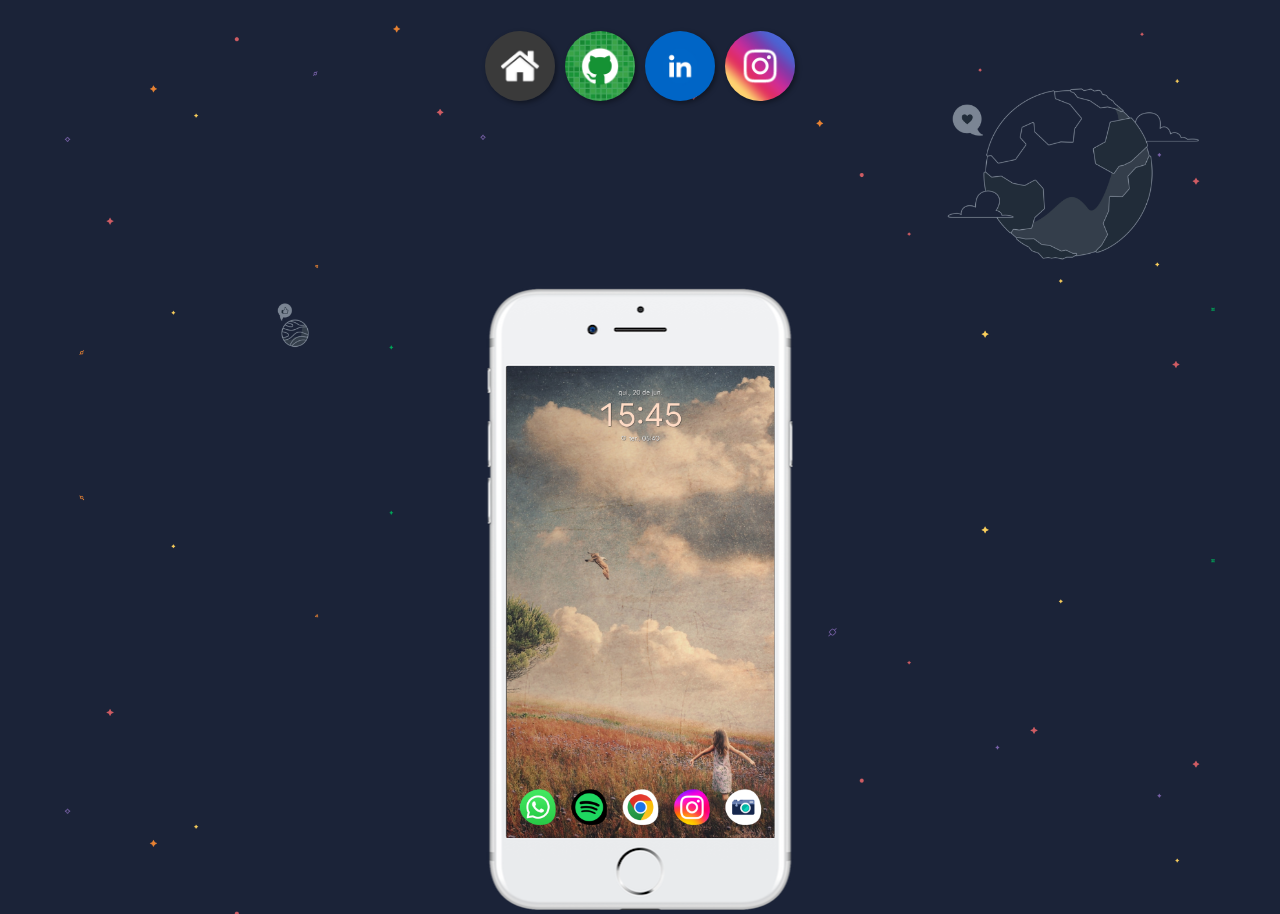
<file: index.html>
<!DOCTYPE html>
<html lang="pt-br">
<head>
    <meta charset="UTF-8">
    <meta name="viewport" content="width=device-width, initial-scale=1.0">
    <link rel="shortcut icon" href="favicon.bee.ico" type="image/x-icon">
    <link rel="stylesheet" href="estilos/style.css">
    <title>Redes Sociais da Mel</title>
</head>
<body>
    <main>
        <section id="telefone">
            <iframe src="home.html" name="tela" id="tela" frameborder="0">
                Seu navegador não é compatível.
            </iframe>
        </section>
        <section id="redes_sociais">
            <a href="home.html" target="tela"><img src="imagens/logo_home.jpg" alt="Home"></a>
            <a href="github.html" target="tela"><img src="imagens/logo_github.jpg" alt="GitHub"></a>
            <a href="linkedin.html" target="tela"><img src="imagens/logo_linkedin2.png" alt="LinkedIn"></a>
            <a href="instagram.html" target="tela"><img src="imagens/logo_instagram.jpg" alt="Instagram"></a>
        </section>
    </main>
</body>
</html>
</file>
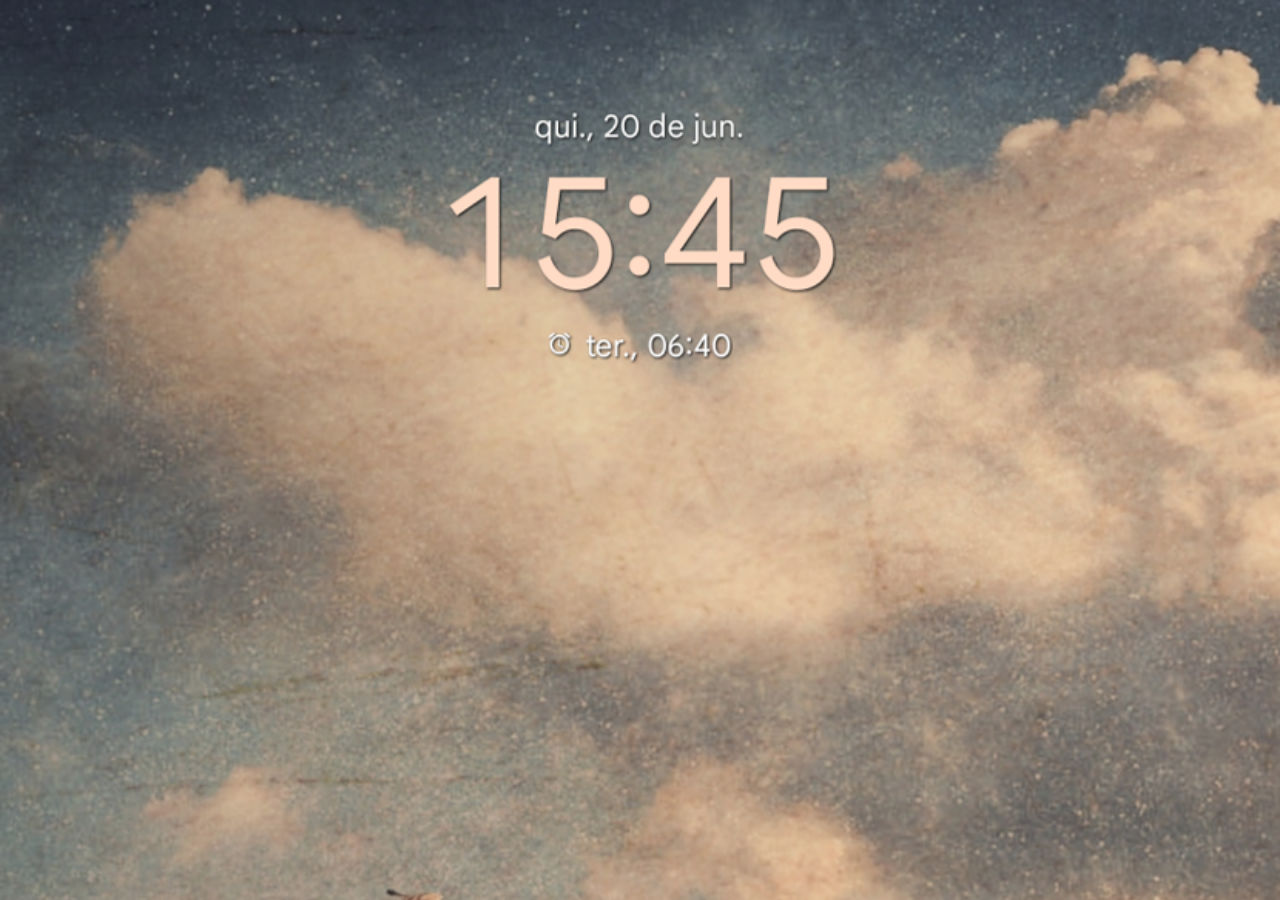
<file: home.html>
<!DOCTYPE html>
<html lang="en">
<head>
    <meta charset="UTF-8">
    <meta name="viewport" content="width=device-width, initial-scale=1.0">
    <title>Home</title>
</head>
<style>
    * {
        margin: 0px;
        padding: 0px;        
    }

    body {
        width: 100vw;
        height: 100vh;
        background: black url(imagens/tela_home.png) no-repeat top center;
        background-size: cover;
    }
</style>
<body>
    
</body>
</html>
</file>
<file: estilos/style.css>
@charset "UTF-8";

* {
    margin: 0px;
    padding: 0px;
    font-family: Arial, Helvetica, sans-serif;
}

html, body {
    height: 100vh;
    width: 100vw;
}

body {
    background: url(../imagens/darkstar_bg.png) no-repeat top center;
    background-size: cover;
    background-attachment: fixed;
}

section#telefone {
    position: absolute;
    top: 50%;
    left: 50%;
    transform: translate(-50%, -50%);
    height: 628px;
    width: 311px;
    background: url(../imagens/frame_iphone.png) no-repeat;
    margin-top: 150px;
}

iframe#tela {
    position: relative;
    top: 80px;
    left: 22px;
    width: 268px;
    height: 472px;
}

section#redes_sociais {
    display: flex;
    justify-content: center;
    align-items: flex-start;
    padding-top: 2%;
}

section#redes_sociais img {
    width: 70px;
    margin: 5px;
    border-radius: 50%;
    box-shadow: 2px 2px 5px rgba(0, 0, 0, 0.400);
    box-sizing: border-box;
}

section#redes_sociais img:hover {
    transform: translate(3px, 3px);
    box-shadow: 5px 5px 10px rgba(0, 0, 0, 0.400);
    transition: transform .5s;
}
</file>
